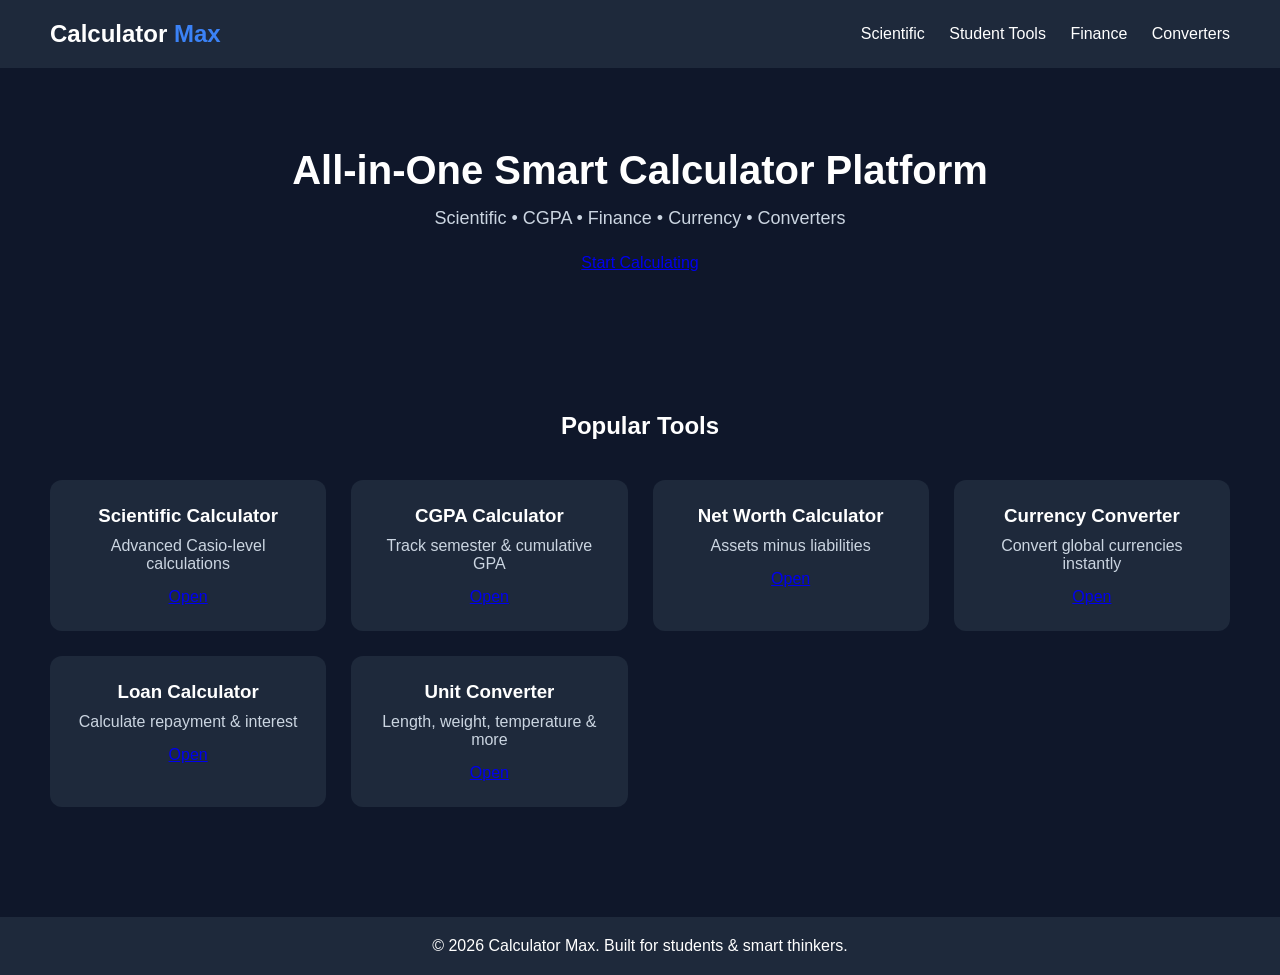
<file: index.html>
<!DOCTYPE html>
<html lang="en">
<head>
<meta charset="UTF-8">
<title>Calculator Max</title>
<meta name="viewport" content="width=device-width, initial-scale=1.0">
<link rel="stylesheet" href="style.css">
</head>
<body>

<header>
    <div class="logo">Calculator <span>Max</span></div>
    <nav>
        <a href="scientific.html">Scientific</a>
        <a href="cgpa.html">Student Tools</a>
        <a href="finance.html">Finance</a>
        <a href="converters.html">Converters</a>
    </nav>
</header>

<section class="hero">
    <h1>All-in-One Smart Calculator Platform</h1>
    <p>Scientific • CGPA • Finance • Currency • Converters</p>
    <a href="scientific.html" class="hero-button">Start Calculating</a>
</section>

<section class="tools">

    <h2>Popular Tools</h2>

    <div class="card-container">

        <div class="card">
            <h3>Scientific Calculator</h3>
            <p>Advanced Casio-level calculations</p>
            <a href="scientific.html" class="open-button">Open</a>
        </div>

        <div class="card">
            <h3>CGPA Calculator</h3>
            <p>Track semester & cumulative GPA</p>
            <a href="cgpa.html" class="open-button">Open</a>
        </div>

        <div class="card">
            <h3>Net Worth Calculator</h3>
            <p>Assets minus liabilities</p>
            <a href="finance.html" class="open-button">Open</a>
        </div>

        <div class="card">
            <h3>Currency Converter</h3>
            <p>Convert global currencies instantly</p>
            <a href="converters.html" class="open-button">Open</a>
        </div>

        <div class="card">
            <h3>Loan Calculator</h3>
            <p>Calculate repayment & interest</p>
            <a href="loan.html" class="open-button">Open</a>
        </div>

        <div class="card">
            <h3>Unit Converter</h3>
            <p>Length, weight, temperature & more</p>
            <a href="converter.html" class="open-button">Open</a>
        </div>

    </div>

</section>

<footer>
    <p>© 2026 Calculator Max. Built for students & smart thinkers.</p>
</footer>

</body>
    </html>
</file>
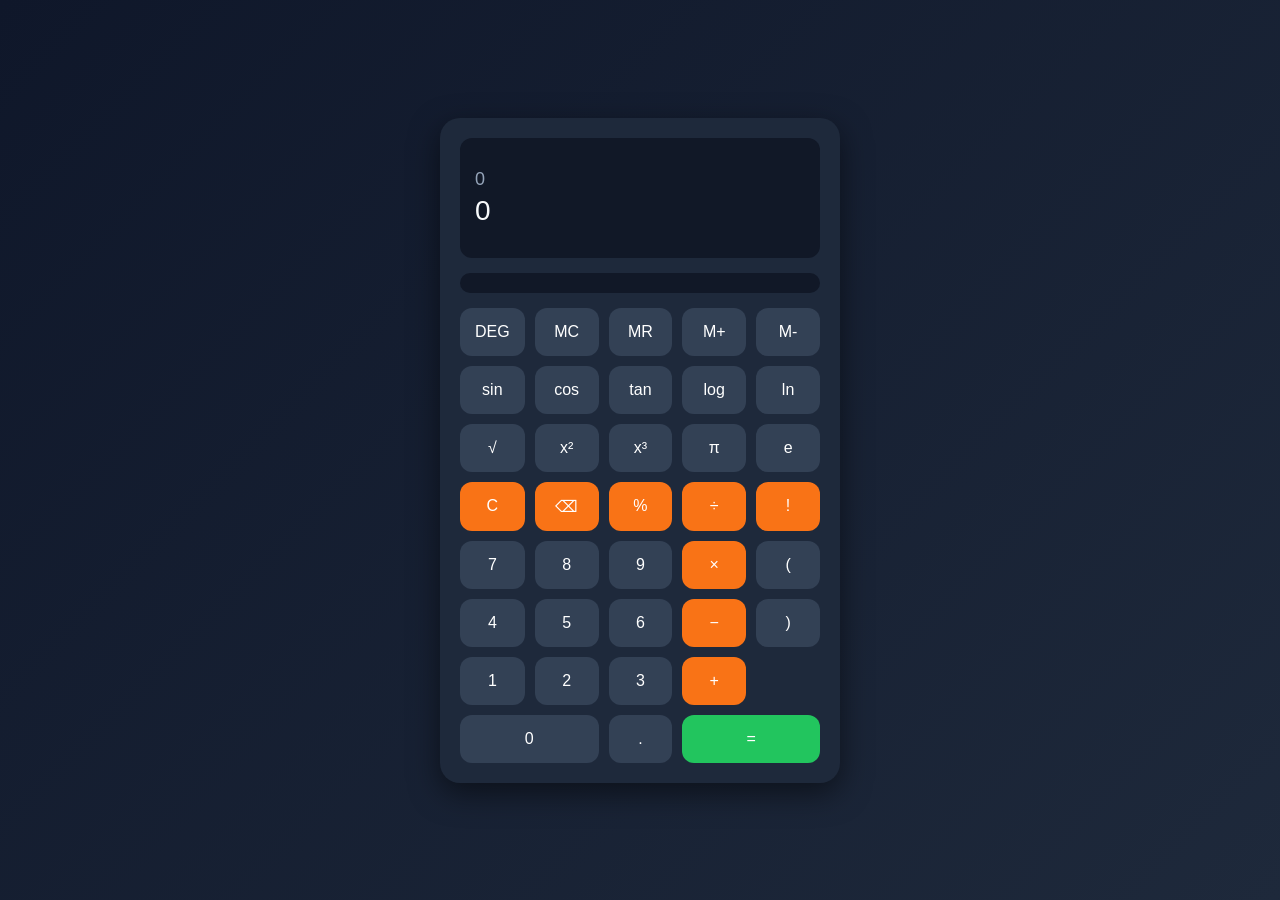
<file: scientific.html>
<!DOCTYPE html>
<html lang="en">
<head>
<meta charset="UTF-8">
<meta name="viewport" content="width=device-width, initial-scale=1.0">
<title>Calculator Max - Scientific</title>
<style>
  body {
    margin:0;
    font-family: 'Segoe UI', sans-serif;
    background: linear-gradient(135deg, #0f172a, #1e293b);
    display: flex;
    justify-content: center;
    align-items: center;
    height: 100vh;
  }

  .calculator {
    background: #1e293b;
    border-radius: 20px;
    padding: 20px;
    width: 360px;
    box-shadow: 0 10px 30px rgba(0,0,0,0.5);
  }

  .display {
    background: #111827;
    border-radius: 12px;
    padding: 15px;
    margin-bottom: 15px;
    min-height: 90px;
    color: #f8fafc;
    display: flex;
    flex-direction: column;
    justify-content: center;
  }

  .expression {
    font-size: 18px;
    color: #94a3b8;
    word-wrap: break-word;
  }

  .result {
    font-size: 28px;
    margin-top: 5px;
    word-wrap: break-word;
  }

  .buttons {
    display: grid;
    grid-template-columns: repeat(5, 1fr);
    gap: 10px;
  }

  button {
    padding: 15px;
    font-size: 16px;
    border: none;
    border-radius: 12px;
    cursor: pointer;
    background: #334155;
    color: white;
    transition: 0.2s;
  }

  button:hover {
    background: #475569;
  }

  button.operator {
    background: #f97316;
  }

  button.equal {
    background: #22c55e;
    grid-column: span 2;
  }

  button.zero {
    grid-column: span 2;
  }

  .history {
    background: #111827;
    padding: 10px;
    border-radius: 10px;
    max-height: 120px;
    overflow-y: auto;
    margin-bottom: 15px;
    color: #cbd5e1;
    font-size: 14px;
  }
</style>
</head>
<body>

<div class="calculator">
  <div class="display">
    <div id="expression" class="expression">0</div>
    <div id="result" class="result">0</div>
  </div>

  <div class="history" id="historyList"></div>

  <div class="buttons">
    <button onclick="toggleDegRad()">DEG</button>
    <button onclick="memoryClear()">MC</button>
    <button onclick="memoryRecall()">MR</button>
    <button onclick="memoryAdd()">M+</button>
    <button onclick="memorySubtract()">M-</button>

    <button onclick="appendFunction('sin')">sin</button>
    <button onclick="appendFunction('cos')">cos</button>
    <button onclick="appendFunction('tan')">tan</button>
    <button onclick="appendFunction('log')">log</button>
    <button onclick="appendFunction('ln')">ln</button>

    <button onclick="appendFunction('√')">√</button>
    <button onclick="appendFunction('x²')">x²</button>
    <button onclick="appendFunction('x³')">x³</button>
    <button onclick="appendFunction('π')">π</button>
    <button onclick="appendFunction('e')">e</button>

    <button onclick="clearAll()" class="operator">C</button>
    <button onclick="backspace()" class="operator">⌫</button>
    <button onclick="append('%')" class="operator">%</button>
    <button onclick="append('/')" class="operator">÷</button>
    <button onclick="append('!')" class="operator">!</button>

    <button onclick="append('7')">7</button>
    <button onclick="append('8')">8</button>
    <button onclick="append('9')">9</button>
    <button onclick="append('*')" class="operator">×</button>
    <button onclick="append('(')">(</button>

    <button onclick="append('4')">4</button>
    <button onclick="append('5')">5</button>
    <button onclick="append('6')">6</button>
    <button onclick="append('-')" class="operator">−</button>
    <button onclick="append(')')">)</button>

    <button onclick="append('1')">1</button>
    <button onclick="append('2')">2</button>
    <button onclick="append('3')">3</button>
    <button onclick="append('+')" class="operator">+</button>

    <button onclick="append('0')" class="zero">0</button>
    <button onclick="append('.')">.</button>
    <button onclick="calculate()" class="equal">=</button>
  </div>
</div>

<script>
let expressionDiv = document.getElementById('expression');
let resultDiv = document.getElementById('result');
let historyList = document.getElementById('historyList');
let historyArray = [];
let memory = 0;
let degMode = true;

function append(value){
    if(expressionDiv.innerText === "0") expressionDiv.innerText = value;
    else expressionDiv.innerText += value;
}

function appendFunction(func){
    switch(func){
        case 'sin': expressionDiv.innerText += 'sin('; break;
        case 'cos': expressionDiv.innerText += 'cos('; break;
        case 'tan': expressionDiv.innerText += 'tan('; break;
        case 'log': expressionDiv.innerText += 'log('; break;
        case 'ln': expressionDiv.innerText += 'ln('; break;
        case '√': expressionDiv.innerText += '√('; break;
        case 'x²': expressionDiv.innerText += '**2'; break;
        case 'x³': expressionDiv.innerText += '**3'; break;
        case 'π': expressionDiv.innerText += 'Math.PI'; break;
        case 'e': expressionDiv.innerText += 'Math.E'; break;
        case '!': expressionDiv.innerText += 'factorial('; break;
    }
}

function clearAll(){
    expressionDiv.innerText = '0';
    resultDiv.innerText = '0';
}

function backspace(){
    let exp = expressionDiv.innerText;
    expressionDiv.innerText = exp.slice(0,-1);
    if(expressionDiv.innerText === '') expressionDiv.innerText = '0';
}

function toggleDegRad(){
    degMode = !degMode;
    alert(degMode ? "Degree Mode" : "Radian Mode");
}

// Memory functions
function memoryClear(){ memory = 0; }
function memoryRecall(){ append(memory); }
function memoryAdd(){ memory += parseFloat(resultDiv.innerText) || 0; }
function memorySubtract(){ memory -= parseFloat(resultDiv.innerText) || 0; }

// Factorial
function factorial(n){
    n = parseInt(n);
    if(n < 0) return NaN;
    if(n ===0 || n===1) return 1;
    let res=1;
    for(let i=2;i<=n;i++) res*=i;
    return res;
}

function calculate(){
    let exp = expressionDiv.innerText;
    try{
        exp = exp.replace(/sin\(/g,'Math.sin(')
                 .replace(/cos\(/g,'Math.cos(')
                 .replace(/tan\(/g,'Math.tan(')
                 .replace(/log\(/g,'Math.log10(')
                 .replace(/ln\(/g,'Math.log(')
                 .replace(/√\(/g,'Math.sqrt(')
                 .replace(/factorial\(([^)]+)\)/g,(match,p1)=>`factorial(${p1})`);
        if(degMode){
            exp = exp.replace(/Math\.sin\(([^)]+)\)/g,(m,p1)=>`Math.sin(${p1}*Math.PI/180)`);
            exp = exp.replace(/Math\.cos\(([^)]+)\)/g,(m,p1)=>`Math.cos(${p1}*Math.PI/180)`);
            exp = exp.replace(/Math\.tan\(([^)]+)\)/g,(m,p1)=>`Math.tan(${p1}*Math.PI/180)`);
        }
        let result = eval(exp);
        resultDiv.innerText = result;
        addToHistory(expressionDiv.innerText+" = "+result);
    }catch(err){
        resultDiv.innerText = "Error";
    }
}

function addToHistory(text){
    historyArray.unshift(text);
    if(historyArray.length>10) historyArray.pop();
    renderHistory();
}

function renderHistory(){
    historyList.innerHTML='';
    historyArray.forEach(item=>{
        let li=document.createElement('li');
        li.innerText=item;
        historyList.appendChild(li);
    });
}
</script>

</body>
</html>
</file>
<file: style.css>
* {
    margin: 0;
    padding: 0;
    box-sizing: border-box;
    font-family: Arial, sans-serif;
}

body {
    background: #0f172a;
    color: white;
}

/* HEADER */

header {
    display: flex;
    justify-content: space-between;
    align-items: center;
    padding: 20px 50px;
    background: #1e293b;
}

.logo {
    font-size: 24px;
    font-weight: bold;
}

.logo span {
    color: #3b82f6;
}

nav a {
    margin-left: 20px;
    text-decoration: none;
    color: white;
    transition: 0.3s;
}

nav a:hover {
    color: #3b82f6;
}

/* HERO */

.hero {
    text-align: center;
    padding: 80px 20px;
}

.hero h1 {
    font-size: 40px;
    margin-bottom: 15px;
}

.hero p {
    font-size: 18px;
    margin-bottom: 25px;
    color: #cbd5e1;
}

.hero button {
    padding: 12px 25px;
    border: none;
    background: #3b82f6;
    color: white;
    font-size: 16px;
    border-radius: 8px;
    cursor: pointer;
}

/* TOOLS */

.tools {
    padding: 60px 50px;
}

.tools h2 {
    text-align: center;
    margin-bottom: 40px;
}

.card-container {
    display: grid;
    grid-template-columns: repeat(auto-fit, minmax(250px, 1fr));
    gap: 25px;
}

.card {
    background: #1e293b;
    padding: 25px;
    border-radius: 12px;
    text-align: center;
    transition: 0.3s;
}

.card:hover {
    transform: translateY(-5px);
}

.card h3 {
    margin-bottom: 10px;
}

.card p {
    margin-bottom: 15px;
    color: #cbd5e1;
}

.card button {
    padding: 10px 20px;
    border: none;
    background: #3b82f6;
    color: white;
    border-radius: 6px;
    cursor: pointer;
}

/* FOOTER */

footer {
    text-align: center;
    padding: 20px;
    background: #1e293b;
    margin-top: 50px;
}
</file>
